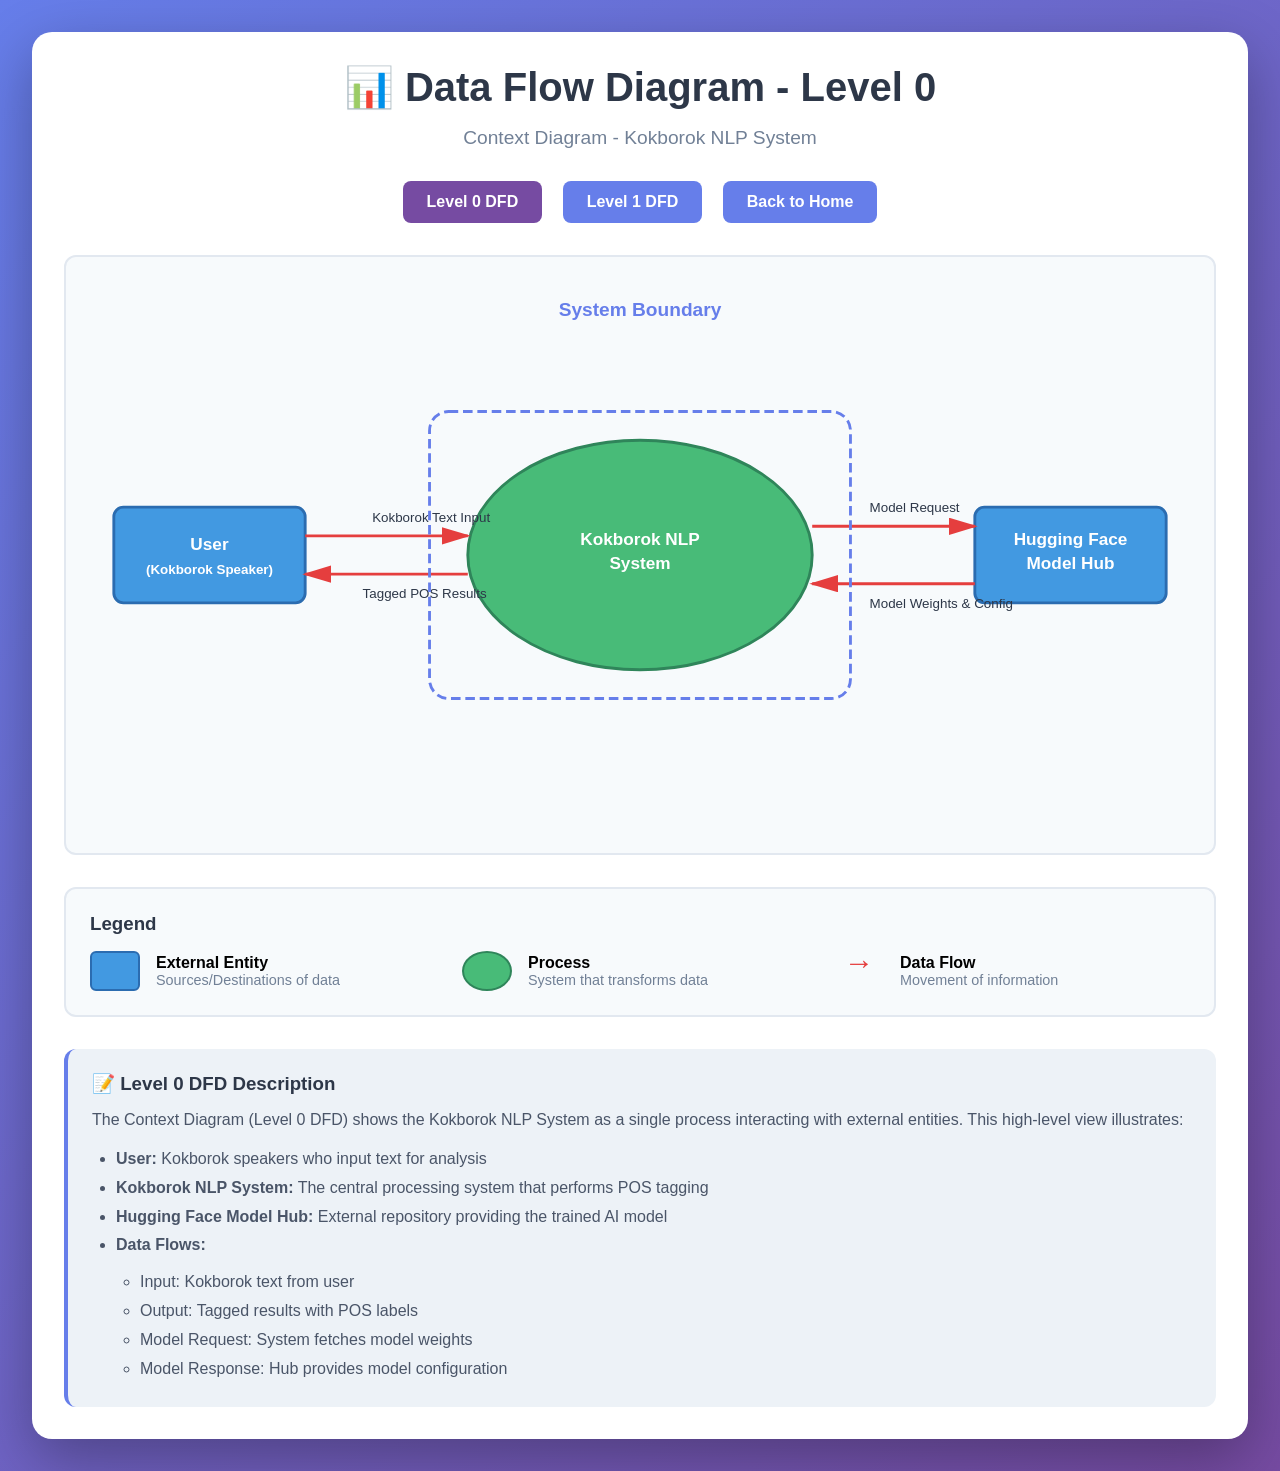
<file: dfd_level0.html>
<!DOCTYPE html>
<html lang="en">
<head>
    <meta charset="UTF-8">
    <meta name="viewport" content="width=device-width, initial-scale=1.0">
    <title>DFD Level 0 - Context Diagram</title>
    <style>
        * {
            margin: 0;
            padding: 0;
            box-sizing: border-box;
        }

        body {
            font-family: 'Segoe UI', Tahoma, Geneva, Verdana, sans-serif;
            background: linear-gradient(135deg, #667eea 0%, #764ba2 100%);
            min-height: 100vh;
            padding: 2rem;
        }

        .container {
            max-width: 1400px;
            margin: 0 auto;
            background: white;
            border-radius: 20px;
            padding: 2rem;
            box-shadow: 0 20px 60px rgba(0,0,0,0.3);
        }

        h1 {
            text-align: center;
            color: #2d3748;
            margin-bottom: 1rem;
            font-size: 2.5rem;
        }

        .subtitle {
            text-align: center;
            color: #718096;
            margin-bottom: 2rem;
            font-size: 1.2rem;
        }

        .navigation {
            text-align: center;
            margin-bottom: 2rem;
        }

        .nav-btn {
            display: inline-block;
            padding: 0.75rem 1.5rem;
            margin: 0 0.5rem;
            background: #667eea;
            color: white;
            text-decoration: none;
            border-radius: 8px;
            font-weight: 600;
            transition: all 0.3s;
        }

        .nav-btn:hover {
            background: #5a67d8;
            transform: translateY(-2px);
            box-shadow: 0 4px 12px rgba(102, 126, 234, 0.4);
        }

        .nav-btn.active {
            background: #764ba2;
        }

        .diagram-container {
            position: relative;
            width: 100%;
            height: 600px;
            background: #f7fafc;
            border-radius: 12px;
            border: 2px solid #e2e8f0;
            overflow: hidden;
        }

        svg {
            width: 100%;
            height: 100%;
        }

        .entity {
            fill: #4299e1;
            stroke: #2b6cb0;
            stroke-width: 3;
            cursor: pointer;
            transition: all 0.3s;
        }

        .entity:hover {
            fill: #3182ce;
            filter: drop-shadow(0 4px 8px rgba(66, 153, 225, 0.4));
        }

        .process {
            fill: #48bb78;
            stroke: #2f855a;
            stroke-width: 3;
            cursor: pointer;
            transition: all 0.3s;
        }

        .process:hover {
            fill: #38a169;
            filter: drop-shadow(0 4px 8px rgba(72, 187, 120, 0.4));
        }

        .data-store {
            fill: #ed8936;
            stroke: #c05621;
            stroke-width: 3;
        }

        .flow-arrow {
            stroke: #e53e3e;
            stroke-width: 3;
            fill: none;
            marker-end: url(#arrowhead);
        }

        .label {
            font-size: 18px;
            font-weight: 600;
            fill: white;
            text-anchor: middle;
            pointer-events: none;
        }

        .flow-label {
            font-size: 14px;
            fill: #2d3748;
            font-weight: 500;
        }

        .legend {
            margin-top: 2rem;
            padding: 1.5rem;
            background: #f7fafc;
            border-radius: 12px;
            border: 2px solid #e2e8f0;
        }

        .legend h3 {
            color: #2d3748;
            margin-bottom: 1rem;
        }

        .legend-grid {
            display: grid;
            grid-template-columns: repeat(auto-fit, minmax(200px, 1fr));
            gap: 1rem;
        }

        .legend-item {
            display: flex;
            align-items: center;
            gap: 1rem;
        }

        .legend-box {
            width: 50px;
            height: 40px;
            border-radius: 6px;
            border: 2px solid;
        }

        .legend-box.entity {
            background: #4299e1;
            border-color: #2b6cb0;
        }

        .legend-box.process {
            background: #48bb78;
            border-color: #2f855a;
            border-radius: 50%;
        }

        .legend-box.flow {
            background: transparent;
            border: none;
            position: relative;
        }

        .legend-box.flow::after {
            content: '→';
            font-size: 30px;
            color: #e53e3e;
            position: absolute;
            left: 10px;
            top: -5px;
        }

        .description {
            margin-top: 2rem;
            padding: 1.5rem;
            background: #edf2f7;
            border-radius: 12px;
            border-left: 4px solid #667eea;
        }

        .description h3 {
            color: #2d3748;
            margin-bottom: 1rem;
        }

        .description ul {
            margin-left: 1.5rem;
            color: #4a5568;
            line-height: 1.8;
        }
    </style>
</head>
<body>
    <div class="container">
        <h1>📊 Data Flow Diagram - Level 0</h1>
        <p class="subtitle">Context Diagram - Kokborok NLP System</p>

        <div class="navigation">
            <a href="dfd_level0.html" class="nav-btn active">Level 0 DFD</a>
            <a href="dfd_level1.html" class="nav-btn">Level 1 DFD</a>
            <a href="index.html" class="nav-btn">Back to Home</a>
        </div>

        <div class="diagram-container">
            <svg viewBox="0 0 1200 600" xmlns="http://www.w3.org/2000/svg">
                <!-- Define arrow marker -->
                <defs>
                    <marker id="arrowhead" markerWidth="10" markerHeight="10" refX="9" refY="3" orient="auto">
                        <polygon points="0 0, 10 3, 0 6" fill="#e53e3e" />
                    </marker>
                </defs>

                <!-- External Entity: User -->
                <rect x="50" y="250" width="200" height="100" class="entity" rx="10"/>
                <text x="150" y="295" class="label">User</text>
                <text x="150" y="320" class="label" style="font-size: 14px;">(Kokborok Speaker)</text>

                <!-- Central Process: Kokborok NLP System -->
                <ellipse cx="600" cy="300" rx="180" ry="120" class="process"/>
                <text x="600" y="290" class="label">Kokborok NLP</text>
                <text x="600" y="315" class="label">System</text>

                <!-- External Entity: Hugging Face Model Hub -->
                <rect x="950" y="250" width="200" height="100" class="entity" rx="10"/>
                <text x="1050" y="290" class="label">Hugging Face</text>
                <text x="1050" y="315" class="label">Model Hub</text>

                <!-- Data Flow: User to System (Input) -->
                <path d="M 250 280 L 420 280" class="flow-arrow"/>
                <text x="320" y="265" class="flow-label">Kokborok Text Input</text>

                <!-- Data Flow: System to User (Output) -->
                <path d="M 420 320 L 250 320" class="flow-arrow"/>
                <text x="310" y="345" class="flow-label">Tagged POS Results</text>

                <!-- Data Flow: System to Model Hub (Request) -->
                <path d="M 780 270 L 950 270" class="flow-arrow"/>
                <text x="840" y="255" class="flow-label">Model Request</text>

                <!-- Data Flow: Model Hub to System (Response) -->
                <path d="M 950 330 L 780 330" class="flow-arrow"/>
                <text x="840" y="355" class="flow-label">Model Weights & Config</text>

                <!-- System boundary label -->
                <text x="600" y="50" style="font-size: 20px; fill: #667eea; font-weight: bold; text-anchor: middle;">
                    System Boundary
                </text>
                <rect x="380" y="150" width="440" height="300" 
                      style="fill: none; stroke: #667eea; stroke-width: 3; stroke-dasharray: 10,5;" rx="20"/>
            </svg>
        </div>

        <div class="legend">
            <h3>Legend</h3>
            <div class="legend-grid">
                <div class="legend-item">
                    <div class="legend-box entity"></div>
                    <div>
                        <strong>External Entity</strong>
                        <p style="font-size: 0.9rem; color: #718096;">Sources/Destinations of data</p>
                    </div>
                </div>
                <div class="legend-item">
                    <div class="legend-box process"></div>
                    <div>
                        <strong>Process</strong>
                        <p style="font-size: 0.9rem; color: #718096;">System that transforms data</p>
                    </div>
                </div>
                <div class="legend-item">
                    <div class="legend-box flow"></div>
                    <div>
                        <strong>Data Flow</strong>
                        <p style="font-size: 0.9rem; color: #718096;">Movement of information</p>
                    </div>
                </div>
            </div>
        </div>

        <div class="description">
            <h3>📝 Level 0 DFD Description</h3>
            <p style="margin-bottom: 1rem; color: #4a5568;">
                The Context Diagram (Level 0 DFD) shows the Kokborok NLP System as a single process 
                interacting with external entities. This high-level view illustrates:
            </p>
            <ul>
                <li><strong>User:</strong> Kokborok speakers who input text for analysis</li>
                <li><strong>Kokborok NLP System:</strong> The central processing system that performs POS tagging</li>
                <li><strong>Hugging Face Model Hub:</strong> External repository providing the trained AI model</li>
                <li><strong>Data Flows:</strong>
                    <ul style="margin-top: 0.5rem;">
                        <li>Input: Kokborok text from user</li>
                        <li>Output: Tagged results with POS labels</li>
                        <li>Model Request: System fetches model weights</li>
                        <li>Model Response: Hub provides model configuration</li>
                    </ul>
                </li>
            </ul>
        </div>
    </div>
</body>
</html>
</file>
